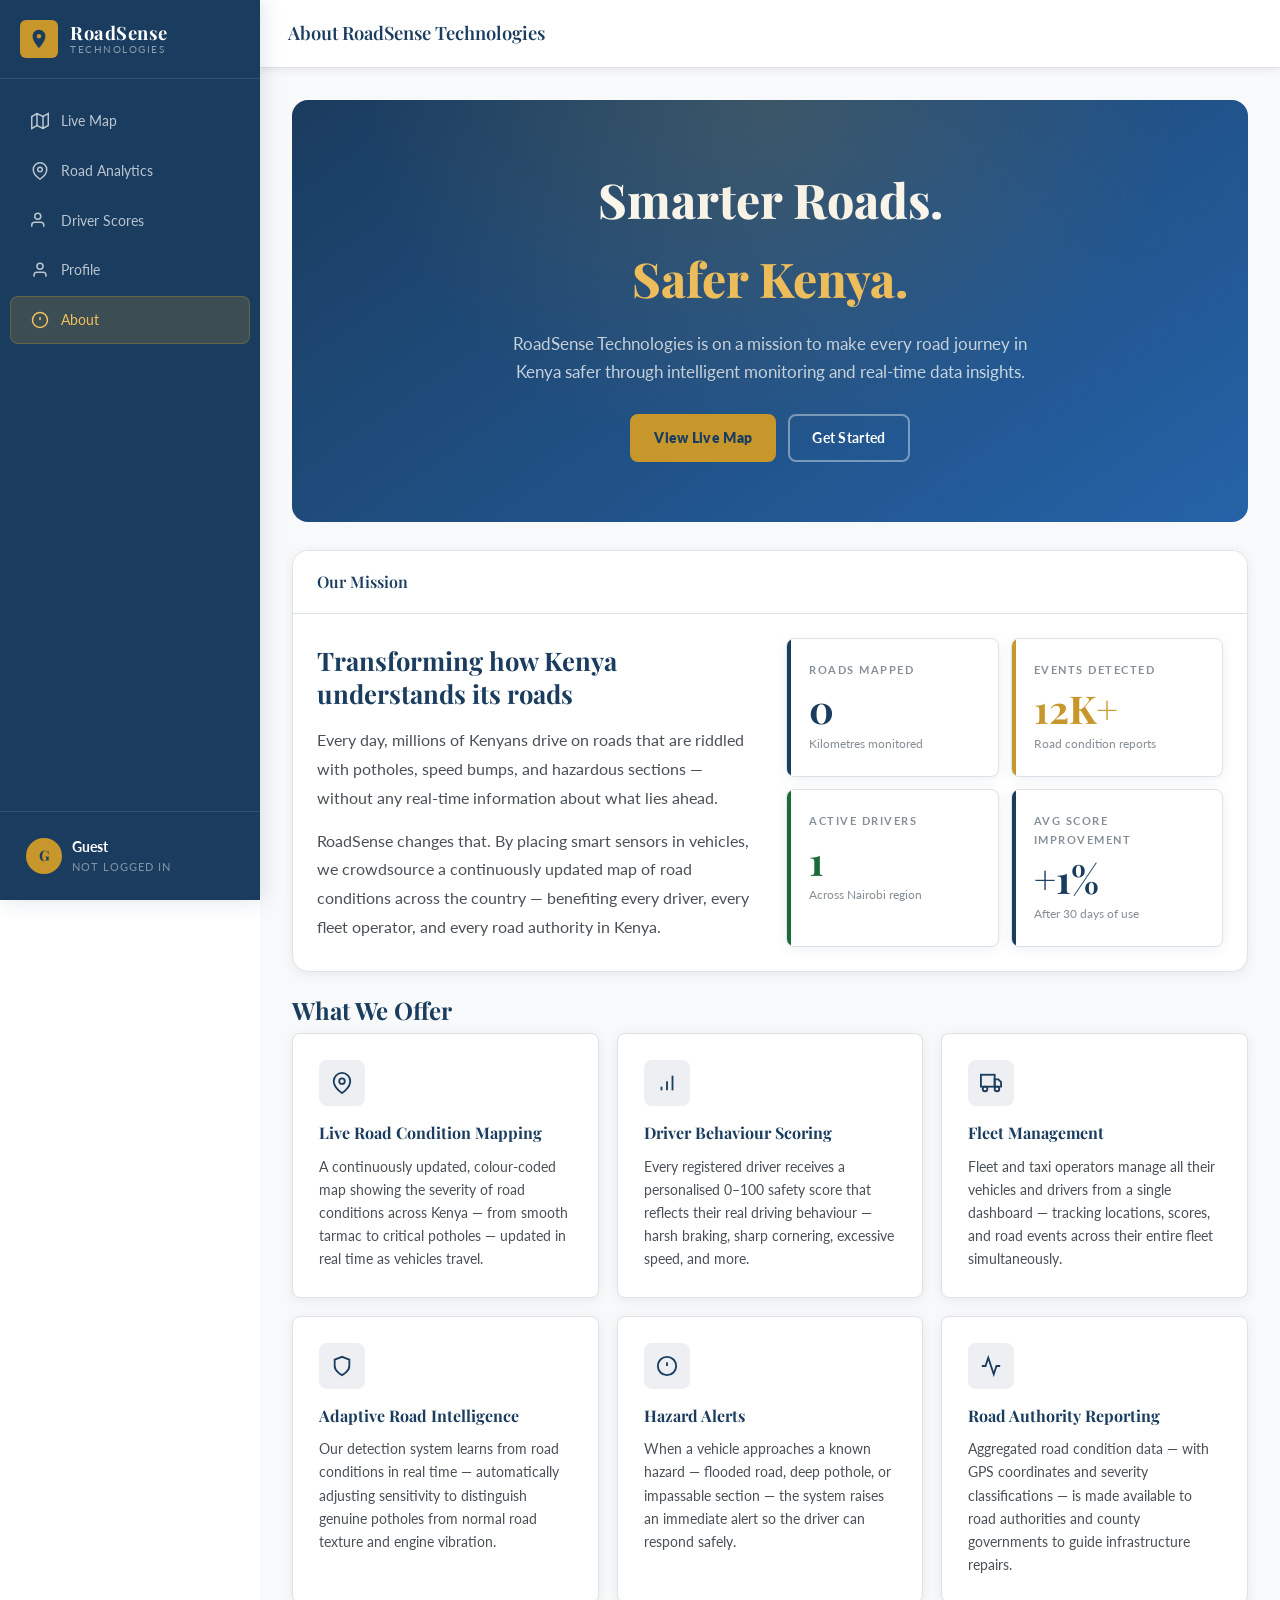
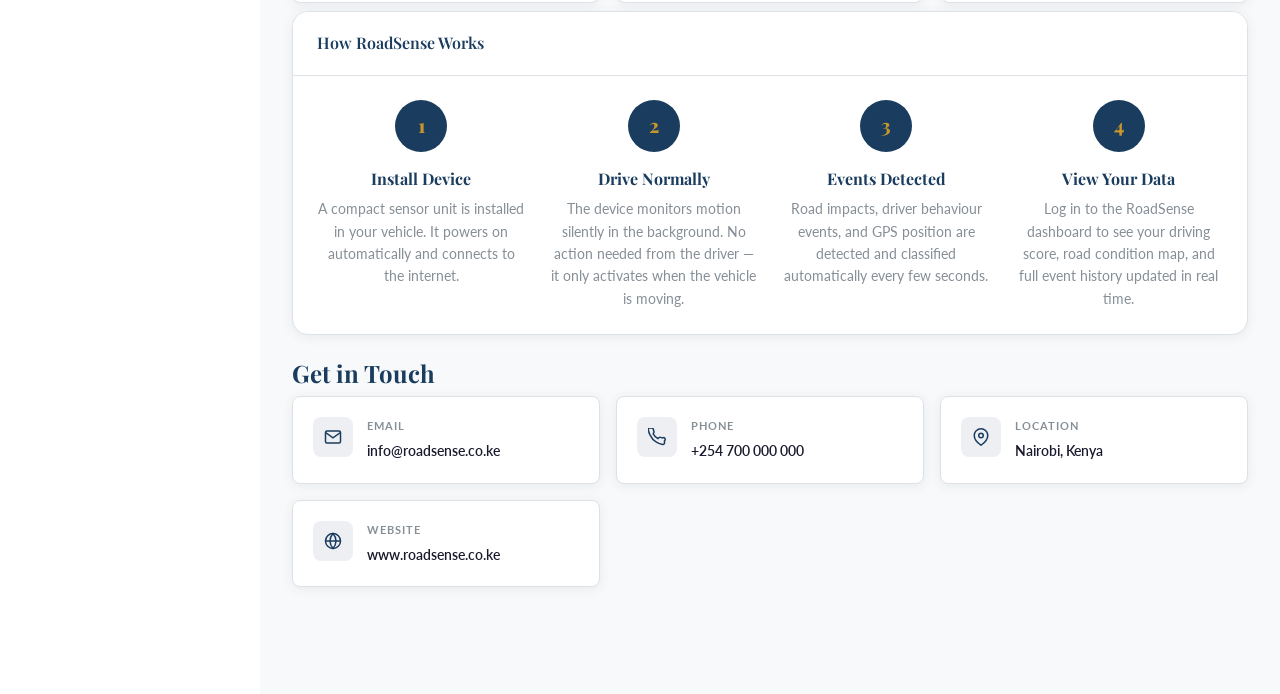
<file: about.html>
<!DOCTYPE html>
<html lang="en">
<head>
<meta charset="UTF-8"><meta name="viewport" content="width=device-width,initial-scale=1.0">
<title>RoadSense Technologies — About</title>
<link rel="stylesheet" href="css/style.css">
</head>
<body>
<aside class="sidebar" id="sidebar">
  <div class="sidebar-logo-wrap">
    <div class="sidebar-logo-mark"><svg viewBox="0 0 24 24"><path d="M12 2C8.13 2 5 5.13 5 9c0 5.25 7 13 7 13s7-7.75 7-13c0-3.87-3.13-7-7-7zm0 9.5c-1.38 0-2.5-1.12-2.5-2.5s1.12-2.5 2.5-2.5 2.5 1.12 2.5 2.5-1.12 2.5-2.5 2.5z"/></svg></div>
    <div class="sidebar-brand">RoadSense<small>Technologies</small></div>
  </div>
  <nav class="sidebar-nav">
    <a href="index.html" class="nav-item"><svg viewBox="0 0 24 24" fill="none" stroke="currentColor" stroke-width="2"><polygon points="1 6 1 22 8 18 16 22 23 18 23 2 16 6 8 2 1 6"/><line x1="8" y1="2" x2="8" y2="18"/><line x1="16" y1="6" x2="16" y2="22"/></svg>Live Map</a>
    <a href="maps.html" class="nav-item"><svg viewBox="0 0 24 24" fill="none" stroke="currentColor" stroke-width="2"><path d="M21 10c0 7-9 13-9 13s-9-6-9-13a9 9 0 0118 0z"/><circle cx="12" cy="10" r="3"/></svg>Road Analytics</a>
    <a href="driver-score.html" class="nav-item"><svg viewBox="0 0 24 24" fill="none" stroke="currentColor" stroke-width="2"><path d="M17 21v-2a4 4 0 00-4-4H5a4 4 0 00-4 4v2"/><circle cx="9" cy="7" r="4"/></svg>Driver Scores</a>
    <a href="profile.html" class="nav-item"><svg viewBox="0 0 24 24" fill="none" stroke="currentColor" stroke-width="2"><path d="M20 21v-2a4 4 0 00-4-4H8a4 4 0 00-4 4v2"/><circle cx="12" cy="7" r="4"/></svg>Profile</a>
    <a href="about.html" class="nav-item active"><svg viewBox="0 0 24 24" fill="none" stroke="currentColor" stroke-width="2"><circle cx="12" cy="12" r="10"/><line x1="12" y1="8" x2="12" y2="12"/><line x1="12" y1="16" x2="12.01" y2="16"/></svg>About</a>
  </nav>
  <div class="sidebar-footer">
    <div class="sidebar-user"><div class="user-avatar" id="navUserAvatar">G</div><div><div class="user-name" id="navUserName">Guest</div><div class="user-role" id="navUserRole"></div></div></div>
  </div>
</aside>
<div class="sidebar-overlay" id="sidebarOverlay"></div>

<div class="main-wrapper" style="margin-left:var(--sidebar-w)">
  <header class="topbar" style="left:var(--sidebar-w)">
    <button class="hamburger" id="hamburger"><svg viewBox="0 0 24 24" fill="none" stroke="currentColor" stroke-width="2"><line x1="3" y1="6" x2="21" y2="6"/><line x1="3" y1="12" x2="21" y2="12"/><line x1="3" y1="18" x2="21" y2="18"/></svg></button>
    <span class="topbar-title">About RoadSense Technologies</span>
    <div class="topbar-actions">
      <a href="profile.html" class="topbar-profile-btn" id="topbarProfileBtn" style="display:none">U</a>
    </div>
  </header>

  <div class="main-content">

    <!-- HERO -->
    <div class="about-hero reveal">
      <h1>Smarter Roads.<br><span>Safer Kenya.</span></h1>
      <p>RoadSense Technologies is on a mission to make every road journey in Kenya safer through intelligent monitoring and real-time data insights.</p>
      <div style="display:flex;gap:12px;justify-content:center;margin-top:28px;flex-wrap:wrap">
        <a href="index.html" class="btn btn-gold">View Live Map</a>
        <a href="profile.html" class="btn btn-outline" style="color:white;border-color:rgba(255,255,255,0.4)">Get Started</a>
      </div>
    </div>

    <!-- MISSION -->
    <div class="section-block reveal">
      <div class="section-block-header">
        <div class="section-block-title">Our Mission</div>
      </div>
      <div class="section-block-body">
        <div style="display:grid;grid-template-columns:1fr 1fr;gap:32px;align-items:center">
          <div>
            <h2 style="font-family:var(--font-head);font-size:1.6rem;color:var(--primary);margin-bottom:16px;line-height:1.3">Transforming how Kenya understands its roads</h2>
            <p style="color:var(--text-sec);line-height:1.8;margin-bottom:14px">Every day, millions of Kenyans drive on roads that are riddled with potholes, speed bumps, and hazardous sections — without any real-time information about what lies ahead.</p>
            <p style="color:var(--text-sec);line-height:1.8">RoadSense changes that. By placing smart sensors in vehicles, we crowdsource a continuously updated map of road conditions across the country — benefiting every driver, every fleet operator, and every road authority in Kenya.</p>
          </div>
          <div style="display:grid;grid-template-columns:1fr 1fr;gap:12px">
            <div class="stat-card reveal">
              <div class="stat-label">Roads Mapped</div>
              <div class="stat-value">0</div>
              <div class="stat-sub">Kilometres monitored</div>
            </div>
            <div class="stat-card gold reveal">
              <div class="stat-label">Events Detected</div>
              <div class="stat-value">12K+</div>
              <div class="stat-sub">Road condition reports</div>
            </div>
            <div class="stat-card success reveal">
              <div class="stat-label">Active Drivers</div>
              <div class="stat-value">1</div>
              <div class="stat-sub">Across Nairobi region</div>
            </div>
            <div class="stat-card reveal">
              <div class="stat-label">Avg Score Improvement</div>
              <div class="stat-value">+1%</div>
              <div class="stat-sub">After 30 days of use</div>
            </div>
          </div>
        </div>
      </div>
    </div>

    <!-- SERVICES -->
    <div style="margin-bottom:8px" class="reveal">
      <div class="page-title" style="font-size:1.5rem">What We Offer</div>
    </div>
    <div class="services-grid">
      <div class="service-card reveal">
        <div class="service-icon"><svg viewBox="0 0 24 24" fill="none" stroke="currentColor" stroke-width="2"><path d="M21 10c0 7-9 13-9 13s-9-6-9-13a9 9 0 0118 0z"/><circle cx="12" cy="10" r="3"/></svg></div>
        <h3>Live Road Condition Mapping</h3>
        <p>A continuously updated, colour-coded map showing the severity of road conditions across Kenya — from smooth tarmac to critical potholes — updated in real time as vehicles travel.</p>
      </div>
      <div class="service-card reveal">
        <div class="service-icon"><svg viewBox="0 0 24 24" fill="none" stroke="currentColor" stroke-width="2"><path d="M12 20V10"/><path d="M18 20V4"/><path d="M6 20v-4"/></svg></div>
        <h3>Driver Behaviour Scoring</h3>
        <p>Every registered driver receives a personalised 0–100 safety score that reflects their real driving behaviour — harsh braking, sharp cornering, excessive speed, and more.</p>
      </div>
      <div class="service-card reveal">
        <div class="service-icon"><svg viewBox="0 0 24 24" fill="none" stroke="currentColor" stroke-width="2"><rect x="1" y="3" width="15" height="13"/><polygon points="16 8 20 8 23 11 23 16 16 16 16 8"/><circle cx="5.5" cy="18.5" r="2.5"/><circle cx="18.5" cy="18.5" r="2.5"/></svg></div>
        <h3>Fleet Management</h3>
        <p>Fleet and taxi operators manage all their vehicles and drivers from a single dashboard — tracking locations, scores, and road events across their entire fleet simultaneously.</p>
      </div>
      <div class="service-card reveal">
        <div class="service-icon"><svg viewBox="0 0 24 24" fill="none" stroke="currentColor" stroke-width="2"><path d="M12 22s8-4 8-10V5l-8-3-8 3v7c0 6 8 10 8 10z"/></svg></div>
        <h3>Adaptive Road Intelligence</h3>
        <p>Our detection system learns from road conditions in real time — automatically adjusting sensitivity to distinguish genuine potholes from normal road texture and engine vibration.</p>
      </div>
      <div class="service-card reveal">
        <div class="service-icon"><svg viewBox="0 0 24 24" fill="none" stroke="currentColor" stroke-width="2"><circle cx="12" cy="12" r="10"/><line x1="12" y1="8" x2="12" y2="12"/><line x1="12" y1="16" x2="12.01" y2="16"/></svg></div>
        <h3>Hazard Alerts</h3>
        <p>When a vehicle approaches a known hazard — flooded road, deep pothole, or impassable section — the system raises an immediate alert so the driver can respond safely.</p>
      </div>
      <div class="service-card reveal">
        <div class="service-icon"><svg viewBox="0 0 24 24" fill="none" stroke="currentColor" stroke-width="2"><polyline points="22 12 18 12 15 21 9 3 6 12 2 12"/></svg></div>
        <h3>Road Authority Reporting</h3>
        <p>Aggregated road condition data — with GPS coordinates and severity classifications — is made available to road authorities and county governments to guide infrastructure repairs.</p>
      </div>
    </div>

    <!-- HOW IT WORKS -->
    <div class="section-block reveal" style="margin-top:8px">
      <div class="section-block-header">
        <div class="section-block-title">How RoadSense Works</div>
      </div>
      <div class="section-block-body">
        <div style="display:grid;grid-template-columns:repeat(auto-fit,minmax(200px,1fr));gap:24px;text-align:center">
          <div class="reveal">
            <div style="width:52px;height:52px;border-radius:50%;background:var(--primary);display:grid;place-items:center;margin:0 auto 14px">
              <span style="font-family:var(--font-head);font-weight:800;color:var(--accent);font-size:1.2rem">1</span>
            </div>
            <h4 style="font-family:var(--font-head);color:var(--primary);margin-bottom:6px">Install Device</h4>
            <p style="font-size:0.85rem;color:var(--text-muted)">A compact sensor unit is installed in your vehicle. It powers on automatically and connects to the internet.</p>
          </div>
          <div class="reveal">
            <div style="width:52px;height:52px;border-radius:50%;background:var(--primary);display:grid;place-items:center;margin:0 auto 14px">
              <span style="font-family:var(--font-head);font-weight:800;color:var(--accent);font-size:1.2rem">2</span>
            </div>
            <h4 style="font-family:var(--font-head);color:var(--primary);margin-bottom:6px">Drive Normally</h4>
            <p style="font-size:0.85rem;color:var(--text-muted)">The device monitors motion silently in the background. No action needed from the driver — it only activates when the vehicle is moving.</p>
          </div>
          <div class="reveal">
            <div style="width:52px;height:52px;border-radius:50%;background:var(--primary);display:grid;place-items:center;margin:0 auto 14px">
              <span style="font-family:var(--font-head);font-weight:800;color:var(--accent);font-size:1.2rem">3</span>
            </div>
            <h4 style="font-family:var(--font-head);color:var(--primary);margin-bottom:6px">Events Detected</h4>
            <p style="font-size:0.85rem;color:var(--text-muted)">Road impacts, driver behaviour events, and GPS position are detected and classified automatically every few seconds.</p>
          </div>
          <div class="reveal">
            <div style="width:52px;height:52px;border-radius:50%;background:var(--primary);display:grid;place-items:center;margin:0 auto 14px">
              <span style="font-family:var(--font-head);font-weight:800;color:var(--accent);font-size:1.2rem">4</span>
            </div>
            <h4 style="font-family:var(--font-head);color:var(--primary);margin-bottom:6px">View Your Data</h4>
            <p style="font-size:0.85rem;color:var(--text-muted)">Log in to the RoadSense dashboard to see your driving score, road condition map, and full event history updated in real time.</p>
          </div>
        </div>
      </div>
    </div>

    <!-- CONTACT -->
    <div style="margin-bottom:8px;margin-top:8px" class="reveal">
      <div class="page-title" style="font-size:1.5rem">Get in Touch</div>
    </div>
    <div class="contact-grid">
      <div class="contact-card reveal">
        <div class="contact-icon"><svg viewBox="0 0 24 24" fill="none" stroke="currentColor" stroke-width="2"><path d="M4 4h16c1.1 0 2 .9 2 2v12c0 1.1-.9 2-2 2H4c-1.1 0-2-.9-2-2V6c0-1.1.9-2 2-2z"/><polyline points="22,6 12,13 2,6"/></svg></div>
        <div><div class="contact-label">Email</div><div class="contact-value">info@roadsense.co.ke</div></div>
      </div>
      <div class="contact-card reveal">
        <div class="contact-icon"><svg viewBox="0 0 24 24" fill="none" stroke="currentColor" stroke-width="2"><path d="M22 16.92v3a2 2 0 01-2.18 2 19.79 19.79 0 01-8.63-3.07A19.5 19.5 0 013.07 9.81 19.79 19.79 0 01.2 1.2 2 2 0 012.18 0h3a2 2 0 012 1.72c.127.96.361 1.903.7 2.81a2 2 0 01-.45 2.11L6.91 7.91a16 16 0 006.29 6.29l1.27-1.27a2 2 0 012.11-.45c.907.339 1.85.573 2.81.7A2 2 0 0122 16.92z"/></svg></div>
        <div><div class="contact-label">Phone</div><div class="contact-value">+254 700 000 000</div></div>
      </div>
      <div class="contact-card reveal">
        <div class="contact-icon"><svg viewBox="0 0 24 24" fill="none" stroke="currentColor" stroke-width="2"><path d="M21 10c0 7-9 13-9 13s-9-6-9-13a9 9 0 0118 0z"/><circle cx="12" cy="10" r="3"/></svg></div>
        <div><div class="contact-label">Location</div><div class="contact-value">Nairobi, Kenya</div></div>
      </div>
      <div class="contact-card reveal">
        <div class="contact-icon"><svg viewBox="0 0 24 24" fill="none" stroke="currentColor" stroke-width="2"><circle cx="12" cy="12" r="10"/><line x1="2" y1="12" x2="22" y2="12"/><path d="M12 2a15.3 15.3 0 014 10 15.3 15.3 0 01-4 10 15.3 15.3 0 01-4-10 15.3 15.3 0 014-10z"/></svg></div>
        <div><div class="contact-label">Website</div><div class="contact-value">www.roadsense.co.ke</div></div>
      </div>
    </div>

    <!-- FOOTER -->
    <div style="border-top:1px solid var(--border);margin-top:32px;padding-top:20px;display:flex;align-items:center;justify-content:space-between;flex-wrap:gap;gap:12px;color:var(--text-muted);font-size:0.8rem" class="reveal">
      <span>© 2026 RoadSense Technologies Ltd. Nairobi, Kenya. All rights reserved.</span>
      <span style="font-family:var(--font-mono);color:var(--accent)">v4.0.0</span>
    </div>
  </div>
</div>
<script src="js/app.js"></script>
</body>
</html>
</file>
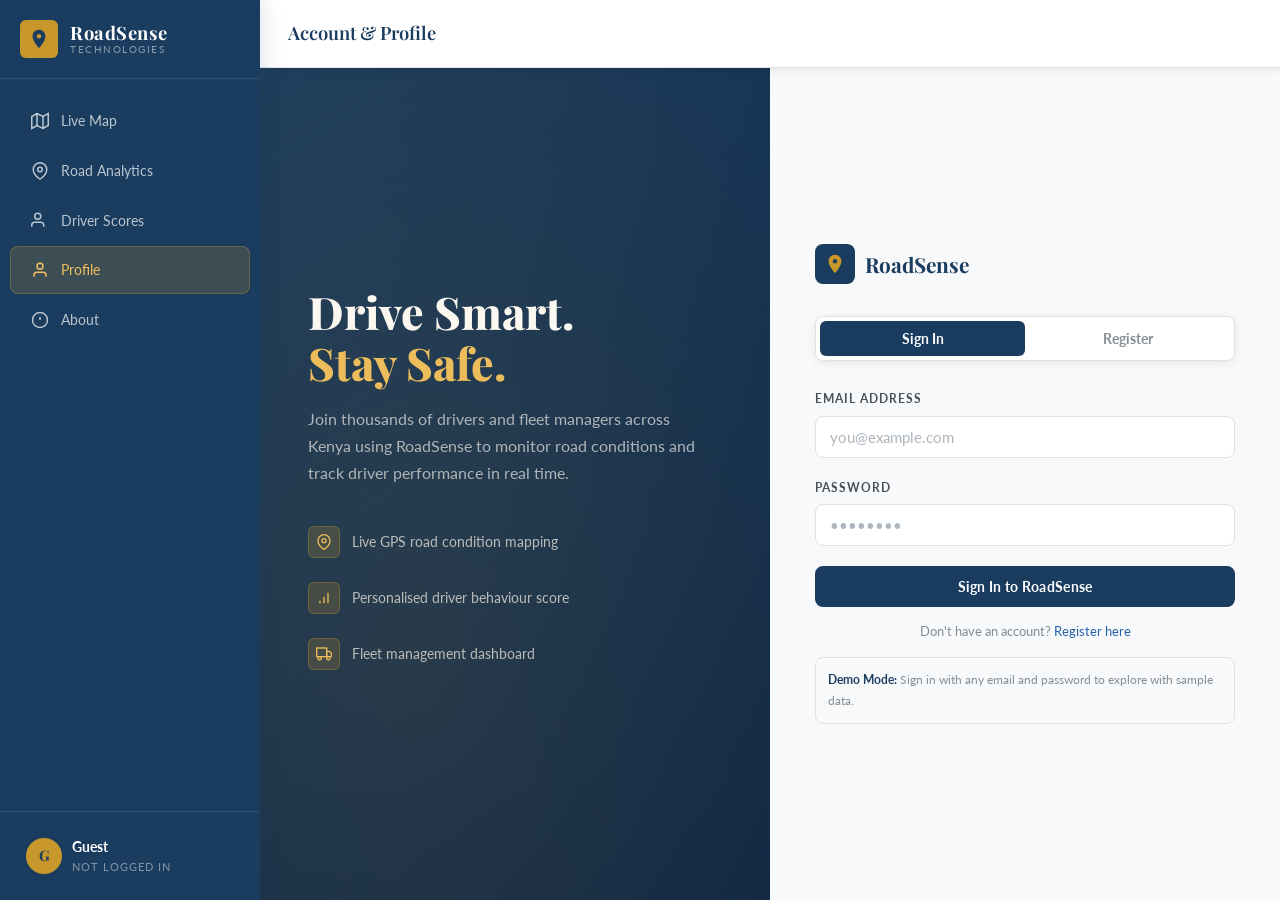
<file: profile.html>
<!DOCTYPE html>
<html lang="en">
<head>
<meta charset="UTF-8">
<meta name="viewport" content="width=device-width,initial-scale=1.0">
<title>RoadSense — Profile & Account</title>
<link rel="stylesheet" href="css/style.css">
<style>
  .verify-badge {
    display:inline-flex; align-items:center; gap:5px;
    padding:3px 10px; border-radius:99px; font-size:0.7rem; font-weight:700;
  }
  .verify-badge.verified { background:#E8F5E9; color:var(--success); }
  .verify-badge.unverified { background:#FFEBEE; color:var(--danger); }
  .fleet-table { width:100%; border-collapse:collapse; }
  .fleet-table th { font-size:0.7rem; letter-spacing:1px; text-transform:uppercase; color:var(--text-muted); padding:8px 12px; text-align:left; background:var(--off-white); }
  .fleet-table td { padding:10px 12px; border-bottom:1px solid var(--light); font-size:0.88rem; }
  .fleet-table tr:hover td { background:rgba(26,60,94,0.03); }
  .score-pill {
    display:inline-block; padding:2px 10px; border-radius:99px;
    font-size:0.75rem; font-weight:700;
  }
  .section-divider {
    display:flex; align-items:center; gap:12px; margin:28px 0 20px;
  }
  .section-divider::before,.section-divider::after {
    content:''; flex:1; height:1px; background:var(--border);
  }
  .section-divider span {
    font-family:var(--font-head); font-size:0.85rem; font-weight:600;
    color:var(--text-muted); white-space:nowrap; letter-spacing:0.5px;
  }
</style>
</head>
<body>
<!-- SIDEBAR -->
<aside class="sidebar" id="sidebar">
  <div class="sidebar-logo-wrap">
    <div class="sidebar-logo-mark"><svg viewBox="0 0 24 24"><path d="M12 2C8.13 2 5 5.13 5 9c0 5.25 7 13 7 13s7-7.75 7-13c0-3.87-3.13-7-7-7zm0 9.5c-1.38 0-2.5-1.12-2.5-2.5s1.12-2.5 2.5-2.5 2.5 1.12 2.5 2.5-1.12 2.5-2.5 2.5z"/></svg></div>
    <div class="sidebar-brand">RoadSense<small>Technologies</small></div>
  </div>
  <nav class="sidebar-nav">
    <a href="index.html" class="nav-item"><svg viewBox="0 0 24 24" fill="none" stroke="currentColor" stroke-width="2"><polygon points="1 6 1 22 8 18 16 22 23 18 23 2 16 6 8 2 1 6"/><line x1="8" y1="2" x2="8" y2="18"/><line x1="16" y1="6" x2="16" y2="22"/></svg>Live Map</a>
    <a href="maps.html" class="nav-item"><svg viewBox="0 0 24 24" fill="none" stroke="currentColor" stroke-width="2"><path d="M21 10c0 7-9 13-9 13s-9-6-9-13a9 9 0 0118 0z"/><circle cx="12" cy="10" r="3"/></svg>Road Analytics</a>
    <a href="driver-score.html" class="nav-item"><svg viewBox="0 0 24 24" fill="none" stroke="currentColor" stroke-width="2"><path d="M17 21v-2a4 4 0 00-4-4H5a4 4 0 00-4 4v2"/><circle cx="9" cy="7" r="4"/></svg>Driver Scores</a>
    <a href="profile.html" class="nav-item active"><svg viewBox="0 0 24 24" fill="none" stroke="currentColor" stroke-width="2"><path d="M20 21v-2a4 4 0 00-4-4H8a4 4 0 00-4 4v2"/><circle cx="12" cy="7" r="4"/></svg>Profile</a>
    <a href="about.html" class="nav-item"><svg viewBox="0 0 24 24" fill="none" stroke="currentColor" stroke-width="2"><circle cx="12" cy="12" r="10"/><line x1="12" y1="8" x2="12" y2="12"/><line x1="12" y1="16" x2="12.01" y2="16"/></svg>About</a>
  </nav>
  <div class="sidebar-footer">
    <div class="sidebar-user"><div class="user-avatar" id="navUserAvatar">G</div><div><div class="user-name" id="navUserName">Guest</div><div class="user-role" id="navUserRole"></div></div></div>
  </div>
</aside>
<div class="sidebar-overlay" id="sidebarOverlay"></div>

<div class="main-wrapper" style="margin-left:var(--sidebar-w)">
  <header class="topbar" style="left:var(--sidebar-w)">
    <button class="hamburger" id="hamburger"><svg viewBox="0 0 24 24" fill="none" stroke="currentColor" stroke-width="2"><line x1="3" y1="6" x2="21" y2="6"/><line x1="3" y1="12" x2="21" y2="12"/><line x1="3" y1="18" x2="21" y2="18"/></svg></button>
    <span class="topbar-title">Account & Profile</span>
    <div class="topbar-actions" id="topbarActions"></div>
  </header>

  <!-- AUTH VIEW -->
  <div id="authView">
    <div class="auth-layout">
      <!-- LEFT HERO -->
      <div class="auth-left reveal-left">
        <h1>Drive Smart.<br><span>Stay Safe.</span></h1>
        <p style="margin-bottom:28px">Join thousands of drivers and fleet managers across Kenya using RoadSense to monitor road conditions and track driver performance in real time.</p>
        <div class="auth-feature"><div class="auth-feature-icon"><svg viewBox="0 0 24 24" fill="none" stroke="currentColor" stroke-width="2"><path d="M21 10c0 7-9 13-9 13s-9-6-9-13a9 9 0 0118 0z"/><circle cx="12" cy="10" r="3"/></svg></div>Live GPS road condition mapping</div>
        <div class="auth-feature"><div class="auth-feature-icon"><svg viewBox="0 0 24 24" fill="none" stroke="currentColor" stroke-width="2"><path d="M12 20V10"/><path d="M18 20V4"/><path d="M6 20v-4"/></svg></div>Personalised driver behaviour score</div>
        <div class="auth-feature"><div class="auth-feature-icon"><svg viewBox="0 0 24 24" fill="none" stroke="currentColor" stroke-width="2"><rect x="1" y="3" width="15" height="13"/><polygon points="16 8 20 8 23 11 23 16 16 16 16 8"/><circle cx="5.5" cy="18.5" r="2.5"/><circle cx="18.5" cy="18.5" r="2.5"/></svg></div>Fleet management dashboard</div>
      </div>

      <!-- RIGHT FORMS -->
      <div class="auth-right">
        <div class="auth-box reveal">
          <div class="auth-logo-line">
            <div class="auth-logo-mark"><svg viewBox="0 0 24 24"><path fill="#C8972B" d="M12 2C8.13 2 5 5.13 5 9c0 5.25 7 13 7 13s7-7.75 7-13c0-3.87-3.13-7-7-7zm0 9.5c-1.38 0-2.5-1.12-2.5-2.5s1.12-2.5 2.5-2.5 2.5 1.12 2.5 2.5-1.12 2.5-2.5 2.5z"/></svg></div>
            <span class="auth-logo-name">RoadSense</span>
          </div>

          <div class="auth-tabs-strip">
            <button class="auth-tab-btn active" id="tabLogin" onclick="switchTab('login')">Sign In</button>
            <button class="auth-tab-btn" id="tabReg" onclick="switchTab('register')">Register</button>
          </div>

          <!-- LOGIN -->
          <div id="loginForm">
            <div class="form-group">
              <label class="form-label">Email Address</label>
              <input class="form-control" id="loginEmail" type="email" placeholder="you@example.com">
            </div>
            <div class="form-group">
              <label class="form-label">Password</label>
              <input class="form-control" id="loginPass" type="password" placeholder="••••••••">
            </div>
            <button class="btn btn-primary" style="width:100%;justify-content:center" onclick="doLogin()">Sign In to RoadSense</button>
            <div style="text-align:center;margin-top:14px;font-size:0.82rem;color:var(--text-muted)">
              Don't have an account? <a href="#" onclick="switchTab('register')">Register here</a>
            </div>
            <div style="margin-top:14px;padding:12px;background:var(--off-white);border:1px solid var(--border);border-radius:var(--radius);font-size:0.78rem;color:var(--text-muted)">
              <b style="color:var(--primary)">Demo Mode:</b> Sign in with any email and password to explore with sample data.
            </div>
          </div>

          <!-- REGISTER -->
          <div id="registerForm" style="display:none">
            <div class="form-group">
              <label class="form-label">Full Name</label>
              <input class="form-control" id="regName" placeholder="e.g. James Mwangi">
            </div>
            <div class="form-group">
              <label class="form-label">National ID / Passport Number</label>
              <input class="form-control" id="regNatId" placeholder="e.g. 12345678">
            </div>
            <div class="form-group">
              <label class="form-label">Phone Number</label>
              <input class="form-control" id="regPhone" type="tel" placeholder="+254 7XX XXX XXX">
            </div>
            <div class="form-group">
              <label class="form-label">Vehicle Number Plate</label>
              <input class="form-control" id="regPlate" placeholder="e.g. KDA 123A" style="text-transform:uppercase">
            </div>
            <div class="form-group">
              <label class="form-label">Vehicle Make & Model</label>
              <input class="form-control" id="regCar" placeholder="e.g. Toyota Fielder 2019">
            </div>
            <div class="form-group">
              <label class="form-label">Account Category</label>
              <div class="category-grid">
                <button class="cat-btn active" id="catFleet" onclick="selectCat('fleet')">
                  <svg viewBox="0 0 24 24" fill="none" stroke="currentColor" stroke-width="1.5"><rect x="1" y="3" width="15" height="13"/><polygon points="16 8 20 8 23 11 23 16 16 16 16 8"/><circle cx="5.5" cy="18.5" r="2.5"/><circle cx="18.5" cy="18.5" r="2.5"/></svg>
                  Fleet
                </button>
                <button class="cat-btn" id="catPersonal" onclick="selectCat('personal')">
                  <svg viewBox="0 0 24 24" fill="none" stroke="currentColor" stroke-width="1.5"><path d="M20 21v-2a4 4 0 00-4-4H8a4 4 0 00-4 4v2"/><circle cx="12" cy="7" r="4"/></svg>
                  Personal
                </button>
                <button class="cat-btn" id="catTaxi" onclick="selectCat('taxi')">
                  <svg viewBox="0 0 24 24" fill="none" stroke="currentColor" stroke-width="1.5"><rect x="1" y="3" width="15" height="13"/><polygon points="16 8 20 8 23 11 23 16 16 16 16 8"/><circle cx="5.5" cy="18.5" r="2.5"/><circle cx="18.5" cy="18.5" r="2.5"/></svg>
                  Taxi
                </button>
              </div>
            </div>
            <div class="form-group">
              <label class="form-label">Email Address</label>
              <input class="form-control" id="regEmail" type="email" placeholder="you@example.com">
            </div>
            <div class="form-group">
              <label class="form-label">Password</label>
              <input class="form-control" id="regPass" type="password" placeholder="At least 8 characters">
            </div>
            <div class="form-group">
              <label class="form-label">Confirm Password</label>
              <input class="form-control" id="regPass2" type="password" placeholder="Repeat password">
            </div>
            <button class="btn btn-primary" style="width:100%;justify-content:center" onclick="doRegister()">Create Account</button>
          </div>
        </div>
      </div>
    </div>
  </div>

  <!-- PROFILE VIEW (when logged in) -->
  <div class="main-content" id="profileView" style="display:none">
    <div class="page-header reveal" style="margin-bottom:24px">
      <div class="page-title" id="profPageTitle">My Profile</div>
      <div class="page-subtitle">Manage your account, vehicle, and fleet</div>
    </div>

    <div class="profile-layout">
      <!-- LEFT: Profile Card -->
      <div class="reveal-left">
        <div class="profile-card">
          <div class="profile-card-header">
            <div class="profile-avatar-lg" id="profAvatar">J</div>
            <div class="profile-name-lg" id="profName">James Mwangi</div>
            <span class="profile-badge" id="profBadge">Personal</span>
          </div>
          <div class="profile-card-body">
            <div class="profile-field">
              <div class="profile-field-label">Account Status</div>
              <div class="profile-field-value">
                <span class="verify-badge verified">✓ Verified</span>
              </div>
            </div>
            <div class="profile-field">
              <div class="profile-field-label">National ID</div>
              <div class="profile-field-value" id="profNatId">—</div>
            </div>
            <div class="profile-field">
              <div class="profile-field-label">Phone Number</div>
              <div class="profile-field-value" id="profPhone">—</div>
            </div>
            <div class="profile-field">
              <div class="profile-field-label">Email Address</div>
              <div class="profile-field-value" id="profEmail">—</div>
            </div>
            <div style="border-top:1px solid var(--border);margin:14px 0;padding-top:14px">
              <div class="profile-field-label" style="margin-bottom:8px">Vehicle Details</div>
              <div class="profile-field">
                <div class="profile-field-label">Number Plate</div>
                <div class="profile-field-value" style="font-family:var(--font-mono)" id="profPlate">—</div>
              </div>
              <div class="profile-field">
                <div class="profile-field-label">Make & Model</div>
                <div class="profile-field-value" id="profCar">—</div>
              </div>
              <div class="profile-field">
                <div class="profile-field-label">Device ID</div>
                <div class="profile-field-value" style="font-family:var(--font-mono)" id="profDevice">RS-001</div>
              </div>
            </div>
            <button class="btn btn-ghost" style="width:100%;justify-content:center;margin-top:8px" onclick="Auth.logout()">
              <svg viewBox="0 0 24 24" fill="none" stroke="currentColor" stroke-width="2" width="15" height="15"><path d="M9 21H5a2 2 0 01-2-2V5a2 2 0 012-2h4"/><polyline points="16 17 21 12 16 7"/><line x1="21" y1="12" x2="9" y2="12"/></svg>
              Sign Out
            </button>
          </div>
        </div>
      </div>

      <!-- RIGHT: Score + Fleet -->
      <div>
        <!-- My Driver Score -->
        <div class="section-block reveal">
          <div class="section-block-header">
            <div class="section-block-title">
              <svg viewBox="0 0 24 24" fill="none" stroke="currentColor" stroke-width="2"><path d="M12 20V10"/><path d="M18 20V4"/><path d="M6 20v-4"/></svg>
              My Driving Score
            </div>
            <span id="scoreLabelBadge" class="badge badge-info">Good</span>
          </div>
          <div class="section-block-body">
            <div style="display:flex;align-items:center;gap:24px;flex-wrap:wrap">
              <div style="position:relative;width:110px;height:110px;flex-shrink:0" id="myScoreRing"></div>
              <div style="flex:1">
                <div style="display:grid;grid-template-columns:1fr 1fr;gap:12px">
                  <div class="live-chip"><div class="lbl">Harsh Brakes</div><div class="val" id="myBrakes" style="color:var(--danger)">0</div></div>
                  <div class="live-chip"><div class="lbl">Sharp Corners</div><div class="val" id="myCorners" style="color:var(--warning)">0</div></div>
                  <div class="live-chip"><div class="lbl">Speed Violations</div><div class="val" id="mySpeeding" style="color:var(--warning)">0</div></div>
                  <div class="live-chip"><div class="lbl">Potholes Hit</div><div class="val" id="myPotholes" style="color:var(--primary)">0</div></div>
                </div>
              </div>
            </div>
          </div>
        </div>

        <!-- Change Password -->
        <div class="section-block reveal">
          <div class="section-block-header">
            <div class="section-block-title">
              <svg viewBox="0 0 24 24" fill="none" stroke="currentColor" stroke-width="2"><rect x="3" y="11" width="18" height="11" rx="2" ry="2"/><path d="M7 11V7a5 5 0 0110 0v4"/></svg>
              Password & Security
            </div>
          </div>
          <div class="section-block-body">
            <div style="display:grid;grid-template-columns:1fr 1fr;gap:16px">
              <div class="form-group" style="margin:0">
                <label class="form-label">Current Password</label>
                <input class="form-control" type="password" id="curPass" placeholder="••••••••">
              </div>
              <div class="form-group" style="margin:0">
                <label class="form-label">New Password</label>
                <input class="form-control" type="password" id="newPass" placeholder="••••••••">
              </div>
            </div>
            <button class="btn btn-outline btn-sm" style="margin-top:14px" onclick="Toast.success('Password updated successfully')">Update Password</button>
          </div>
        </div>

        <!-- Fleet Management — only for fleet/taxi owners -->
        <div class="section-block reveal" id="fleetSection" style="display:none">
          <div class="section-block-header">
            <div class="section-block-title">
              <svg viewBox="0 0 24 24" fill="none" stroke="currentColor" stroke-width="2"><rect x="1" y="3" width="15" height="13"/><polygon points="16 8 20 8 23 11 23 16 16 16 16 8"/><circle cx="5.5" cy="18.5" r="2.5"/><circle cx="18.5" cy="18.5" r="2.5"/></svg>
              Fleet Management
            </div>
            <button class="btn btn-gold btn-sm" onclick="showAddDriverModal()">+ Add Driver</button>
          </div>
          <div class="section-block-body">
            <div style="overflow-x:auto">
              <table class="fleet-table">
                <thead>
                  <tr>
                    <th>Driver</th><th>Plate</th><th>Score</th><th>Status</th><th>Last Seen</th><th></th>
                  </tr>
                </thead>
                <tbody id="fleetTableBody"></tbody>
              </table>
            </div>
          </div>
        </div>
      </div>
    </div>
  </div>
</div>

<!-- Add Driver Modal -->
<div class="modal-overlay" id="addDriverModal">
  <div class="modal" style="max-width:480px">
    <div class="modal-header">
      <div class="modal-title">Add Driver to Fleet</div>
      <button class="modal-close" onclick="document.getElementById('addDriverModal').classList.remove('open')">
        <svg viewBox="0 0 24 24" fill="none" stroke="currentColor" stroke-width="2"><line x1="18" y1="6" x2="6" y2="18"/><line x1="6" y1="6" x2="18" y2="18"/></svg>
      </button>
    </div>
    <div class="form-group"><label class="form-label">Driver Full Name</label><input class="form-control" id="addDrvName" placeholder="e.g. Peter Kamau"></div>
    <div class="form-group"><label class="form-label">Number Plate</label><input class="form-control" id="addDrvPlate" placeholder="e.g. KCC 789C"></div>
    <div class="form-group"><label class="form-label">Phone Number</label><input class="form-control" id="addDrvPhone" placeholder="+254 7XX XXX XXX"></div>
    <div class="form-group"><label class="form-label">Driver ID</label><input class="form-control" id="addDrvId" placeholder="e.g. DRV-002"></div>
    <button class="btn btn-primary" style="width:100%;justify-content:center" onclick="addFleetDriver()">Add to Fleet</button>
  </div>
</div>

<script src="js/app.js"></script>
<script>
let selectedCat = 'fleet';

function switchTab(t) {
  document.getElementById('loginForm').style.display    = t==='login'    ? '' : 'none';
  document.getElementById('registerForm').style.display = t==='register' ? '' : 'none';
  document.getElementById('tabLogin').classList.toggle('active', t==='login');
  document.getElementById('tabReg').classList.toggle('active', t==='register');
}

function selectCat(c) {
  selectedCat = c;
  ['fleet','personal','taxi'].forEach(x => {
    document.getElementById(`cat${x.charAt(0).toUpperCase()+x.slice(1)}`).classList.toggle('active', x===c);
  });
}

async function doLogin() {
  const email = document.getElementById('loginEmail').value.trim();
  const pass  = document.getElementById('loginPass').value;
  if (!email||!pass) { Toast.warn('Please enter email and password'); return; }
  // Demo mode — use first mock driver
  const mockUser = {
    id: MOCK.drivers[0].id,
    name: MOCK.drivers[0].name,
    email, category: 'personal',
    plate: MOCK.drivers[0].plate,
    phone: '+254 712 345 678',
    car: 'Toyota Fielder 2018',
    nat_id: '12345678'
  };
  Auth.save(mockUser, 'demo-' + Date.now());
  Toast.success('Welcome back, ' + mockUser.name + '!');
  setTimeout(() => showProfile(mockUser), 400);
}

async function doRegister() {
  const name  = document.getElementById('regName').value.trim();
  const natId = document.getElementById('regNatId').value.trim();
  const phone = document.getElementById('regPhone').value.trim();
  const plate = document.getElementById('regPlate').value.trim();
  const car   = document.getElementById('regCar').value.trim();
  const email = document.getElementById('regEmail').value.trim();
  const pass  = document.getElementById('regPass').value;
  const pass2 = document.getElementById('regPass2').value;
  if (!name||!natId||!phone||!plate||!email||!pass) { Toast.warn('Please fill all required fields'); return; }
  if (pass !== pass2) { Toast.error('Passwords do not match'); return; }
  if (pass.length < 8) { Toast.error('Password must be at least 8 characters'); return; }

  const newUser = {
    id: 'USR'+Date.now(), name, email, category: selectedCat,
    plate, car, phone, nat_id: natId
  };
  Auth.save(newUser, 'token-'+Date.now());
  Toast.success('Account created! Welcome to RoadSense, ' + name);
  setTimeout(() => showProfile(newUser), 400);
}

function showProfile(user) {
  document.getElementById('authView').style.display   = 'none';
  document.getElementById('profileView').style.display= '';
  document.getElementById('topbarActions').innerHTML  =
    `<button class="btn btn-ghost btn-sm" onclick="Auth.logout()">Sign Out</button>`;

  document.getElementById('profAvatar').textContent = (user.name||'U')[0].toUpperCase();
  document.getElementById('profName').textContent   = user.name||'—';
  document.getElementById('profBadge').textContent  = (user.category||'personal').toUpperCase();
  document.getElementById('profEmail').textContent  = user.email||'—';
  document.getElementById('profPlate').textContent  = user.plate||'—';
  document.getElementById('profCar').textContent    = user.car||'—';
  document.getElementById('profPhone').textContent  = user.phone||'—';
  document.getElementById('profNatId').textContent  = user.nat_id||'—';

  // Score ring
  const drv = MOCK.drivers.find(d=>d.id===user.id)||MOCK.drivers[0];
  document.getElementById('myScoreRing').innerHTML = Score.ring(drv.score, 110);
  const lbl = Score.label(drv.score);
  const lblBadge = document.getElementById('scoreLabelBadge');
  lblBadge.textContent = lbl;
  lblBadge.className = `badge ${drv.score>=75?'badge-low':drv.score>=50?'badge-medium':'badge-critical'}`;

  document.getElementById('myBrakes').textContent  = drv.harsh_brakes;
  document.getElementById('myCorners').textContent = drv.sharp_corners;
  document.getElementById('mySpeeding').textContent= drv.speed_violations;
  document.getElementById('myPotholes').textContent= drv.potholes_hit;

  // Fleet section — only for fleet/taxi owners
  if (Auth.canSeeFleet()) {
    document.getElementById('fleetSection').style.display = '';
    loadFleetTable();
  }

  ScrollReveal.init();
}

function loadFleetTable() {
  const tbody = document.getElementById('fleetTableBody');
  const drivers = MOCK.drivers.filter(d=>d.category==='fleet'||d.category==='taxi');
  tbody.innerHTML = drivers.map(d => {
    const sc = d.score;
    const color = Score.color(sc);
    const online = d.speed_kmh > 0;
    return `<tr>
      <td><div style="display:flex;align-items:center;gap:8px">
        <div class="fleet-driver-avatar">${d.name[0]}</div>
        <span style="font-weight:600">${d.name}</span>
      </div></td>
      <td style="font-family:var(--font-mono);font-size:0.8rem">${d.plate}</td>
      <td><span style="font-weight:700;color:${color}">${sc}</span></td>
      <td>${online?'<span class="badge badge-low">Online</span>':'<span class="badge">Offline</span>'}</td>
      <td style="font-size:0.8rem;color:var(--text-muted)">Just now</td>
      <td><a href="driver-score.html?id=${d.id}" class="btn btn-ghost btn-sm" style="padding:4px 10px;font-size:0.75rem">View</a></td>
    </tr>`;
  }).join('');
}

function showAddDriverModal() {
  document.getElementById('addDriverModal').classList.add('open');
}

function addFleetDriver() {
  const name  = document.getElementById('addDrvName').value.trim();
  const plate = document.getElementById('addDrvPlate').value.trim();
  if (!name||!plate) { Toast.warn('Name and plate are required'); return; }
  document.getElementById('addDriverModal').classList.remove('open');
  Toast.success(`${name} added to your fleet`);
}

document.addEventListener('DOMContentLoaded', () => {
  if (Auth.loggedIn()) showProfile(Auth.user);
});
</script>
</body>
</html>
</file>
<file: css/style.css>
/* ═══════════════════════════════════════════════════════════════
   RoadSense Technologies — Global Stylesheet v4.0
   Theme  : Professional White · Clean · Corporate
   Fonts  : Playfair Display (headings) · Lato (body)
   ═══════════════════════════════════════════════════════════════ */

@import url('https://fonts.googleapis.com/css2?family=Playfair+Display:wght@400;600;700;800&family=Lato:wght@300;400;700&family=JetBrains+Mono:wght@400;500&display=swap');

/* ── VARIABLES ─────────────────────────────────────────────── */
:root {
  --white:       #FFFFFF;
  --off-white:   #F8F9FA;
  --light:       #F1F3F5;
  --border:      #DEE2E6;
  --border-dark: #CED4DA;

  --primary:     #1A3C5E;   /* deep navy — headings, primary actions */
  --primary-lt:  #2563A8;   /* medium blue */
  --accent:      #C8972B;   /* gold accent */
  --accent-lt:   #F0C060;
  --danger:      #C0392B;
  --success:     #1B6B3A;
  --warning:     #B7660A;
  --info:        #1565C0;

  --text:        #1A1A2E;
  --text-sec:    #495057;
  --text-muted:  #868E96;
  --text-light:  #ADB5BD;

  --sidebar-w:   260px;
  --topbar-h:    68px;
  --radius:      8px;
  --radius-lg:   16px;
  --shadow-sm:   0 2px 8px rgba(0,0,0,0.08);
  --shadow:      0 4px 20px rgba(0,0,0,0.10);
  --shadow-lg:   0 8px 40px rgba(0,0,0,0.14);
  --shadow-card: 0 2px 12px rgba(26,60,94,0.08);

  --font-head:   'Playfair Display', 'Times New Roman', Georgia, serif;
  --font-body:   'Lato', 'Helvetica Neue', Arial, sans-serif;
  --font-mono:   'JetBrains Mono', 'Courier New', monospace;

  --trans:       0.25s cubic-bezier(0.4,0,0.2,1);
}

/* ── RESET ─────────────────────────────────────────────────── */
*, *::before, *::after { box-sizing:border-box; margin:0; padding:0; }
html { scroll-behavior:smooth; font-size:16px; }
body {
  font-family: var(--font-body);
  background: var(--white);
  color: var(--text);
  min-height: 100vh;
  line-height: 1.65;
  overflow-x: hidden;
}
a { color:var(--primary-lt); text-decoration:none; }
a:hover { text-decoration:underline; }
img { max-width:100%; display:block; }
input, select, textarea, button { font-family:inherit; }

/* ── SCROLLBAR ─────────────────────────────────────────────── */
::-webkit-scrollbar { width:6px; }
::-webkit-scrollbar-track { background:var(--light); }
::-webkit-scrollbar-thumb { background:var(--border-dark); border-radius:99px; }

/* ══════════════════════════════════════════════════════════════
   SCROLL ANIMATIONS
   Elements with .reveal class animate in when scrolled into view
   ══════════════════════════════════════════════════════════════ */
.reveal {
  opacity: 0;
  transform: translateY(32px);
  transition: opacity 0.65s cubic-bezier(0.4,0,0.2,1),
              transform 0.65s cubic-bezier(0.4,0,0.2,1);
}
.reveal.visible {
  opacity: 1;
  transform: translateY(0);
}
.reveal-left {
  opacity: 0;
  transform: translateX(-32px);
  transition: opacity 0.65s ease, transform 0.65s ease;
}
.reveal-left.visible { opacity:1; transform:translateX(0); }
.reveal-right {
  opacity: 0;
  transform: translateX(32px);
  transition: opacity 0.65s ease, transform 0.65s ease;
}
.reveal-right.visible { opacity:1; transform:translateX(0); }

/* Staggered delay for grid children */
.reveal:nth-child(1) { transition-delay:0ms; }
.reveal:nth-child(2) { transition-delay:80ms; }
.reveal:nth-child(3) { transition-delay:160ms; }
.reveal:nth-child(4) { transition-delay:240ms; }
.reveal:nth-child(5) { transition-delay:320ms; }
.reveal:nth-child(6) { transition-delay:400ms; }

/* ══════════════════════════════════════════════════════════════
   LAYOUT — SIDEBAR + TOPBAR
   ══════════════════════════════════════════════════════════════ */
.sidebar {
  position: fixed; top:0; left:0;
  width: var(--sidebar-w); height:100vh;
  background: var(--primary);
  display: flex; flex-direction:column;
  z-index: 1000;
  transition: transform var(--trans);
  box-shadow: 2px 0 20px rgba(26,60,94,0.15);
}
.sidebar.mobile-hidden { transform:translateX(-100%); }

.sidebar-logo-wrap {
  display: flex; align-items:center; gap:12px;
  padding: 20px 20px;
  border-bottom: 1px solid rgba(255,255,255,0.1);
  min-height: var(--topbar-h);
}
.sidebar-logo-mark {
  width:38px; height:38px;
  background: var(--accent);
  border-radius:6px;
  display:grid; place-items:center;
  flex-shrink:0;
}
.sidebar-logo-mark svg { width:22px; height:22px; fill:var(--primary); }
.sidebar-brand {
  font-family: var(--font-head);
  font-size:1.15rem; font-weight:700;
  color: var(--white);
  letter-spacing: 0.5px;
  line-height:1.1;
}
.sidebar-brand small {
  display:block;
  font-family:var(--font-body);
  font-size:0.62rem;
  font-weight:400;
  color:rgba(255,255,255,0.5);
  letter-spacing:1.5px;
  text-transform:uppercase;
}

.sidebar-nav { flex:1; overflow-y:auto; padding:16px 0; }
.nav-section-label {
  font-size:0.62rem; letter-spacing:2px; text-transform:uppercase;
  color:rgba(255,255,255,0.35); padding:14px 20px 6px;
}
.nav-item {
  display:flex; align-items:center; gap:12px;
  padding:11px 20px; margin:2px 10px;
  border-radius:var(--radius);
  color:rgba(255,255,255,0.7);
  cursor:pointer; text-decoration:none;
  transition:all var(--trans);
  font-size:0.9rem; font-weight:400;
  border:1px solid transparent;
}
.nav-item svg { width:18px; height:18px; flex-shrink:0; }
.nav-item:hover {
  background:rgba(255,255,255,0.1);
  color:var(--white);
  text-decoration:none;
}
.nav-item.active {
  background:rgba(200,151,43,0.2);
  color:var(--accent-lt);
  border-color:rgba(200,151,43,0.3);
}

.sidebar-footer {
  padding:14px;
  border-top:1px solid rgba(255,255,255,0.1);
}
.sidebar-user {
  display:flex; align-items:center; gap:10px;
  padding:10px 12px; border-radius:var(--radius);
  cursor:pointer;
  transition:background var(--trans);
}
.sidebar-user:hover { background:rgba(255,255,255,0.08); }
.user-avatar {
  width:36px; height:36px; border-radius:50%;
  background:var(--accent);
  display:grid; place-items:center;
  font-family:var(--font-head); font-weight:700;
  font-size:0.9rem; color:var(--primary);
  flex-shrink:0;
}
.user-name { font-size:0.85rem; font-weight:700; color:var(--white); }
.user-role { font-size:0.68rem; color:rgba(255,255,255,0.45); text-transform:uppercase; letter-spacing:1px; }

/* ── TOPBAR ─────────────────────────────────────────────────── */
.topbar {
  position:fixed; top:0;
  left:var(--sidebar-w); right:0;
  height:var(--topbar-h);
  background:var(--white);
  border-bottom:1px solid var(--border);
  display:flex; align-items:center;
  padding:0 28px; gap:16px;
  z-index:900;
  box-shadow:var(--shadow-sm);
}
.topbar-title {
  font-family:var(--font-head);
  font-size:1.15rem; font-weight:600;
  color:var(--primary);
}
.topbar-actions { margin-left:auto; display:flex; align-items:center; gap:12px; }
.hamburger {
  display:none; background:none; border:none;
  color:var(--text-sec); cursor:pointer;
}
.hamburger svg { width:22px; height:22px; }

/* Profile icon in topbar */
.topbar-profile-btn {
  width:38px; height:38px; border-radius:50%;
  background:var(--accent); border:2px solid var(--accent);
  display:grid; place-items:center; cursor:pointer;
  font-family:var(--font-head); font-weight:700;
  font-size:0.9rem; color:var(--primary);
  text-decoration:none;
  transition:all var(--trans);
}
.topbar-profile-btn:hover {
  transform:scale(1.05);
  box-shadow: 0 0 0 3px rgba(200,151,43,0.25);
  text-decoration:none;
}

/* ── MAIN CONTENT ───────────────────────────────────────────── */
.main-wrapper {
  margin-left:var(--sidebar-w);
  padding-top:var(--topbar-h);
  min-height:100vh;
  background:var(--off-white);
}
.main-content { padding:32px; max-width:1500px; }

/* ══════════════════════════════════════════════════════════════
   TYPOGRAPHY
   ══════════════════════════════════════════════════════════════ */
.page-title {
  font-family:var(--font-head);
  font-size:2rem; font-weight:700;
  color:var(--primary); line-height:1.2;
  margin-bottom:8px;
}
.page-subtitle { color:var(--text-sec); font-size:0.95rem; }
.section-title {
  font-family:var(--font-head);
  font-size:1.3rem; font-weight:600;
  color:var(--primary); margin-bottom:4px;
}

/* ── SECTION BLOCKS (shadowed panels with animation) ────────── */
.section-block {
  background:var(--white);
  border:1px solid var(--border);
  border-radius:var(--radius-lg);
  box-shadow:var(--shadow-card);
  overflow:hidden;
  margin-bottom:24px;
  transition:box-shadow var(--trans);
}
.section-block:hover { box-shadow:var(--shadow); }
.section-block-header {
  display:flex; align-items:center; justify-content:space-between;
  padding:18px 24px;
  border-bottom:1px solid var(--border);
  background:var(--white);
}
.section-block-title {
  font-family:var(--font-head);
  font-size:1rem; font-weight:600;
  color:var(--primary);
  display:flex; align-items:center; gap:8px;
}
.section-block-title svg { width:18px; height:18px; color:var(--accent); }
.section-block-body { padding:24px; }

/* ── STAT CARDS ─────────────────────────────────────────────── */
.stats-grid {
  display:grid;
  grid-template-columns:repeat(auto-fit, minmax(200px,1fr));
  gap:16px; margin-bottom:28px;
}
.stat-card {
  background:var(--white);
  border:1px solid var(--border);
  border-radius:var(--radius);
  padding:22px;
  box-shadow:var(--shadow-card);
  position:relative; overflow:hidden;
  transition:all var(--trans);
}
.stat-card:hover { transform:translateY(-2px); box-shadow:var(--shadow); }
.stat-card::before {
  content:''; position:absolute; top:0; left:0;
  width:4px; height:100%; background:var(--primary);
}
.stat-card.gold::before   { background:var(--accent); }
.stat-card.danger::before { background:var(--danger); }
.stat-card.success::before{ background:var(--success); }

.stat-label {
  font-size:0.7rem; letter-spacing:1.5px; text-transform:uppercase;
  color:var(--text-muted); margin-bottom:10px; font-weight:700;
}
.stat-value {
  font-family:var(--font-head);
  font-size:2.4rem; font-weight:700; line-height:1;
  color:var(--primary);
}
.stat-card.gold .stat-value   { color:var(--accent); }
.stat-card.danger .stat-value { color:var(--danger); }
.stat-card.success .stat-value{ color:var(--success); }
.stat-sub { font-size:0.78rem; color:var(--text-muted); margin-top:6px; }

/* ── DRIVER CARDS ───────────────────────────────────────────── */
.drivers-grid {
  display:grid;
  grid-template-columns:repeat(auto-fill, minmax(310px,1fr));
  gap:18px;
}
.driver-card {
  background:var(--white);
  border:1px solid var(--border);
  border-radius:var(--radius);
  padding:22px;
  cursor:pointer;
  box-shadow:var(--shadow-card);
  transition:all var(--trans);
  position:relative;
}
.driver-card:hover {
  border-color:var(--primary-lt);
  transform:translateY(-3px);
  box-shadow:var(--shadow);
}
.driver-card-header { display:flex; align-items:center; gap:14px; margin-bottom:16px; }
.driver-avatar {
  width:48px; height:48px; border-radius:50%;
  background:var(--primary);
  display:grid; place-items:center;
  font-family:var(--font-head); font-weight:700;
  font-size:1.15rem; color:var(--white);
  flex-shrink:0;
}
.driver-name { font-family:var(--font-head); font-size:1.05rem; font-weight:600; color:var(--primary); }
.driver-plate {
  font-family:var(--font-mono); font-size:0.72rem;
  background:var(--light); padding:2px 8px;
  border-radius:4px; display:inline-block;
  margin-top:3px; color:var(--text-sec);
  border:1px solid var(--border);
}
.online-badge {
  position:absolute; top:16px; right:16px;
  display:flex; align-items:center; gap:5px;
  font-size:0.7rem; font-weight:700;
  color:var(--success);
  background:rgba(27,107,58,0.1);
  padding:3px 8px; border-radius:99px;
}
.online-badge .dot {
  width:6px; height:6px; border-radius:50%;
  background:var(--success);
  animation:pulse 1.8s ease infinite;
}
@keyframes pulse {
  0%,100%{opacity:1;transform:scale(1)}
  50%{opacity:0.5;transform:scale(1.3)}
}

/* Score ring */
.score-ring-wrap { display:flex; align-items:center; gap:16px; margin:12px 0; }
.score-ring { width:64px; height:64px; position:relative; flex-shrink:0; }

/* Driver metrics */
.driver-metrics { display:grid; grid-template-columns:1fr 1fr; gap:8px; }
.metric-chip {
  background:var(--light); border-radius:var(--radius);
  padding:8px 10px; display:flex; align-items:center; gap:6px;
  border:1px solid var(--border);
}
.metric-chip svg { width:13px; height:13px; flex-shrink:0; }
.metric-val { font-family:var(--font-mono); font-size:0.82rem; font-weight:600; }
.metric-lbl { font-size:0.68rem; color:var(--text-muted); }

/* Live sensors */
.live-grid {
  display:grid; grid-template-columns:repeat(auto-fill,minmax(120px,1fr)); gap:10px;
}
.live-chip {
  background:var(--off-white); border:1px solid var(--border);
  border-radius:var(--radius); padding:12px 14px;
}
.live-chip .lbl { font-size:0.65rem; color:var(--text-muted); letter-spacing:1px; text-transform:uppercase; margin-bottom:4px; }
.live-chip .val { font-family:var(--font-mono); font-size:1.1rem; color:var(--primary); font-weight:600; }
.live-chip .unit { font-size:0.62rem; color:var(--text-muted); margin-left:2px; }

/* ── TABLES ─────────────────────────────────────────────────── */
.table-wrap { overflow-x:auto; }
table { width:100%; border-collapse:collapse; font-size:0.88rem; }
thead tr { border-bottom:2px solid var(--border); }
th {
  text-align:left; padding:10px 14px;
  font-size:0.68rem; letter-spacing:1.5px; text-transform:uppercase;
  color:var(--text-muted); font-weight:700;
  background:var(--off-white);
}
td { padding:10px 14px; border-bottom:1px solid var(--light); }
tr:hover td { background:rgba(26,60,94,0.03); }

/* ── SEVERITY BADGES ────────────────────────────────────────── */
.badge {
  display:inline-flex; align-items:center; gap:4px;
  padding:3px 10px; border-radius:99px;
  font-size:0.68rem; font-weight:700;
  text-transform:uppercase; letter-spacing:0.5px;
}
.badge-low      { background:#E8F5E9; color:var(--success); }
.badge-medium   { background:#FFF8E1; color:var(--warning); }
.badge-high     { background:#FBE9E7; color:#BF360C; }
.badge-critical { background:#FFEBEE; color:var(--danger); }
.badge-info     { background:#E3F2FD; color:var(--info); }

/* ── BUTTONS ────────────────────────────────────────────────── */
.btn {
  display:inline-flex; align-items:center; gap:8px;
  padding:10px 22px; border-radius:var(--radius);
  font-family:var(--font-body); font-size:0.9rem;
  font-weight:700; border:2px solid transparent;
  cursor:pointer; transition:all var(--trans); outline:none;
  letter-spacing:0.3px;
}
.btn-primary {
  background:var(--primary); color:var(--white);
  border-color:var(--primary);
}
.btn-primary:hover {
  background:var(--primary-lt); border-color:var(--primary-lt);
}
.btn-gold {
  background:var(--accent); color:var(--primary);
  border-color:var(--accent); font-weight:800;
}
.btn-gold:hover { background:var(--accent-lt); }
.btn-outline {
  background:transparent; color:var(--primary);
  border-color:var(--primary);
}
.btn-outline:hover { background:var(--primary); color:var(--white); }
.btn-ghost {
  background:transparent; color:var(--text-sec);
  border-color:var(--border);
}
.btn-ghost:hover { background:var(--light); color:var(--primary); }
.btn-danger { background:var(--danger); color:var(--white); border-color:var(--danger); }
.btn-sm { padding:7px 14px; font-size:0.82rem; }
.btn svg { width:15px; height:15px; }

/* ── FORMS ──────────────────────────────────────────────────── */
.form-group { margin-bottom:20px; }
.form-label {
  display:block; font-size:0.75rem; letter-spacing:1px;
  text-transform:uppercase; color:var(--text-sec);
  margin-bottom:7px; font-weight:700;
}
.form-control {
  width:100%; padding:11px 14px;
  background:var(--white);
  border:1.5px solid var(--border);
  border-radius:var(--radius);
  color:var(--text); font-size:0.92rem;
  transition:border-color var(--trans), box-shadow var(--trans);
  outline:none;
}
.form-control:focus {
  border-color:var(--primary);
  box-shadow:0 0 0 3px rgba(26,60,94,0.08);
}
.form-control::placeholder { color:var(--text-light); }
select.form-control { cursor:pointer; }

/* ── SEARCH ─────────────────────────────────────────────────── */
.search-wrap { position:relative; }
.search-wrap svg {
  position:absolute; left:12px; top:50%; transform:translateY(-50%);
  width:15px; height:15px; color:var(--text-muted); pointer-events:none;
}
.search-input {
  width:100%; padding:9px 14px 9px 36px;
  background:var(--white); border:1.5px solid var(--border);
  border-radius:var(--radius); color:var(--text); font-size:0.88rem;
  outline:none; transition:border-color var(--trans);
  min-width:220px;
}
.search-input:focus { border-color:var(--primary); }

/* ── MAP ────────────────────────────────────────────────────── */
#map, #analyticsMap { width:100%; height:100%; border-radius:var(--radius); z-index:1; }
.map-wrap {
  height:72vh; border-radius:var(--radius);
  border:1px solid var(--border);
  overflow:hidden; position:relative;
  box-shadow:var(--shadow-card);
}
.map-legend {
  position:absolute; bottom:16px; right:16px;
  background:rgba(255,255,255,0.95);
  backdrop-filter:blur(8px);
  border:1px solid var(--border);
  border-radius:var(--radius); padding:12px 16px;
  z-index:500; font-size:0.78rem;
  box-shadow:var(--shadow-sm);
}
.legend-item { display:flex; align-items:center; gap:8px; margin:4px 0; color:var(--text-sec); }

/* ── MODAL ──────────────────────────────────────────────────── */
.modal-overlay {
  display:none; position:fixed; inset:0;
  background:rgba(26,28,40,0.6); backdrop-filter:blur(4px);
  z-index:2000; align-items:center; justify-content:center;
}
.modal-overlay.open { display:flex; }
.modal {
  background:var(--white); border:1px solid var(--border);
  border-radius:var(--radius-lg); padding:32px;
  width:100%; max-width:700px;
  max-height:90vh; overflow-y:auto;
  animation:slideUp 0.25s ease;
  box-shadow:var(--shadow-lg);
}
@keyframes slideUp {
  from{opacity:0;transform:translateY(24px)}
  to{opacity:1;transform:translateY(0)}
}
.modal-header {
  display:flex; align-items:center; justify-content:space-between;
  margin-bottom:24px; padding-bottom:16px;
  border-bottom:1px solid var(--border);
}
.modal-title {
  font-family:var(--font-head); font-size:1.4rem; font-weight:700; color:var(--primary);
}
.modal-close {
  background:none; border:none; color:var(--text-muted);
  cursor:pointer; padding:4px; border-radius:4px;
  transition:color var(--trans);
}
.modal-close:hover { color:var(--danger); }
.modal-close svg { width:22px; height:22px; }

/* ── TABS ───────────────────────────────────────────────────── */
.tabs {
  display:flex; gap:0;
  border-bottom:2px solid var(--border);
  margin-bottom:22px;
}
.tab {
  padding:10px 20px; font-weight:700; font-size:0.88rem;
  color:var(--text-muted); cursor:pointer;
  border-bottom:3px solid transparent; margin-bottom:-2px;
  transition:all var(--trans); letter-spacing:0.3px;
}
.tab:hover { color:var(--primary); }
.tab.active { color:var(--primary); border-bottom-color:var(--accent); }

/* ── AUTH PAGE ──────────────────────────────────────────────── */
.auth-layout {
  display:grid; grid-template-columns:1fr 1fr;
  min-height:calc(100vh - var(--topbar-h));
}
.auth-left {
  background: linear-gradient(145deg, var(--primary) 0%, #0D2544 100%);
  padding:60px 48px;
  display:flex; flex-direction:column; justify-content:center;
  position:relative; overflow:hidden;
}
.auth-left::before {
  content:''; position:absolute; top:-50%; left:-50%;
  width:200%; height:200%;
  background:radial-gradient(ellipse at 40% 60%, rgba(200,151,43,0.12) 0%, transparent 60%);
}
.auth-left h1 {
  font-family:var(--font-head); font-size:2.8rem; font-weight:800;
  color:var(--white); line-height:1.15; margin-bottom:16px;
}
.auth-left h1 span { color:var(--accent-lt); }
.auth-left p { color:rgba(255,255,255,0.65); font-size:1rem; line-height:1.7; max-width:400px; }
.auth-feature { display:flex; align-items:center; gap:12px; margin:12px 0; color:rgba(255,255,255,0.7); font-size:0.9rem; }
.auth-feature-icon {
  width:32px; height:32px; border-radius:6px;
  background:rgba(200,151,43,0.2); border:1px solid rgba(200,151,43,0.3);
  display:grid; place-items:center; flex-shrink:0;
}
.auth-feature-icon svg { width:16px; height:16px; color:var(--accent-lt); }
.auth-right {
  display:flex; align-items:center; justify-content:center;
  padding:48px 40px; background:var(--off-white);
}
.auth-box { width:100%; max-width:420px; }
.auth-logo-line {
  display:flex; align-items:center; gap:10px; margin-bottom:32px;
}
.auth-logo-mark {
  width:40px; height:40px; background:var(--primary);
  border-radius:8px; display:grid; place-items:center;
}
.auth-logo-mark svg { width:22px; height:22px; fill:var(--accent); }
.auth-logo-name {
  font-family:var(--font-head); font-size:1.3rem;
  font-weight:700; color:var(--primary);
}
.auth-tabs-strip {
  display:flex; background:var(--white); border-radius:var(--radius);
  padding:4px; margin-bottom:28px; border:1px solid var(--border);
  box-shadow:var(--shadow-sm);
}
.auth-tab-btn {
  flex:1; text-align:center; padding:9px;
  border-radius:6px; cursor:pointer;
  font-weight:700; font-size:0.88rem;
  color:var(--text-muted); transition:all var(--trans); border:none; background:transparent;
}
.auth-tab-btn.active {
  background:var(--primary); color:var(--white);
}
.category-grid { display:grid; grid-template-columns:repeat(3,1fr); gap:10px; }
.cat-btn {
  padding:14px 8px; border-radius:var(--radius);
  border:1.5px solid var(--border); background:var(--white);
  color:var(--text-sec); cursor:pointer;
  text-align:center; transition:all var(--trans);
  font-weight:700; font-size:0.82rem;
}
.cat-btn svg { display:block; margin:0 auto 6px; width:22px; height:22px; }
.cat-btn:hover, .cat-btn.active {
  border-color:var(--primary); color:var(--primary);
  background:rgba(26,60,94,0.05);
}

/* ── PROFILE PAGE ───────────────────────────────────────────── */
.profile-layout { display:grid; grid-template-columns:320px 1fr; gap:24px; align-items:start; }
.profile-card {
  background:var(--white); border:1px solid var(--border);
  border-radius:var(--radius-lg); overflow:hidden;
  box-shadow:var(--shadow-card);
}
.profile-card-header {
  background:linear-gradient(135deg, var(--primary), var(--primary-lt));
  padding:28px; text-align:center;
}
.profile-avatar-lg {
  width:80px; height:80px; border-radius:50%;
  background:var(--accent); margin:0 auto 12px;
  display:grid; place-items:center;
  font-family:var(--font-head); font-weight:700;
  font-size:2rem; color:var(--primary);
  border:3px solid rgba(255,255,255,0.3);
}
.profile-name-lg {
  font-family:var(--font-head); font-size:1.2rem;
  font-weight:700; color:var(--white); margin-bottom:4px;
}
.profile-badge {
  display:inline-block; padding:3px 12px; border-radius:99px;
  background:rgba(200,151,43,0.3); color:var(--accent-lt);
  font-size:0.7rem; font-weight:700;
  text-transform:uppercase; letter-spacing:1px;
}
.profile-card-body { padding:20px; }
.profile-field { margin-bottom:14px; }
.profile-field-label { font-size:0.68rem; color:var(--text-muted); text-transform:uppercase; letter-spacing:1px; font-weight:700; margin-bottom:4px; }
.profile-field-value { font-size:0.9rem; color:var(--text); font-weight:600; }

/* Fleet management */
.fleet-driver-row {
  display:flex; align-items:center; gap:12px;
  padding:10px 0; border-bottom:1px solid var(--light);
}
.fleet-driver-avatar {
  width:36px; height:36px; border-radius:50%;
  background:var(--primary); display:grid; place-items:center;
  font-family:var(--font-head); font-weight:700;
  font-size:0.85rem; color:var(--white); flex-shrink:0;
}

/* ── ABOUT PAGE ─────────────────────────────────────────────── */
.about-hero {
  background:linear-gradient(145deg, var(--primary) 0%, var(--primary-lt) 100%);
  border-radius:var(--radius-lg); padding:60px 48px;
  text-align:center; margin-bottom:28px;
  position:relative; overflow:hidden;
}
.about-hero::before {
  content:''; position:absolute; inset:0;
  background:radial-gradient(ellipse at 50% 0%, rgba(200,151,43,0.18) 0%, transparent 60%);
}
.about-hero h1 {
  font-family:var(--font-head); font-size:3rem; font-weight:800;
  color:var(--white); margin-bottom:12px;
}
.about-hero h1 span { color:var(--accent-lt); }
.about-hero p { font-size:1.05rem; color:rgba(255,255,255,0.75); max-width:540px; margin:0 auto; }
.services-grid { display:grid; grid-template-columns:repeat(auto-fill,minmax(250px,1fr)); gap:18px; }
.service-card {
  background:var(--white); border:1px solid var(--border);
  border-radius:var(--radius); padding:26px;
  box-shadow:var(--shadow-card);
  transition:all var(--trans);
}
.service-card:hover { transform:translateY(-3px); box-shadow:var(--shadow); border-color:rgba(26,60,94,0.2); }
.service-icon {
  width:46px; height:46px; border-radius:var(--radius);
  background:rgba(26,60,94,0.08); display:grid; place-items:center;
  margin-bottom:14px;
}
.service-icon svg { width:22px; height:22px; color:var(--primary); }
.service-card h3 {
  font-family:var(--font-head); font-size:1rem; font-weight:700;
  color:var(--primary); margin-bottom:8px;
}
.service-card p { font-size:0.88rem; color:var(--text-sec); line-height:1.65; }

/* Contact cards */
.contact-grid { display:grid; grid-template-columns:repeat(auto-fill,minmax(240px,1fr)); gap:16px; }
.contact-card {
  background:var(--white); border:1px solid var(--border);
  border-radius:var(--radius); padding:20px;
  display:flex; align-items:flex-start; gap:14px;
  box-shadow:var(--shadow-card);
}
.contact-icon {
  width:40px; height:40px; border-radius:var(--radius);
  background:rgba(26,60,94,0.08); display:grid; place-items:center; flex-shrink:0;
}
.contact-icon svg { width:18px; height:18px; color:var(--primary); }
.contact-label { font-size:0.68rem; color:var(--text-muted); text-transform:uppercase; letter-spacing:1px; font-weight:700; margin-bottom:4px; }
.contact-value { font-size:0.9rem; color:var(--text); font-weight:600; }

/* ── EMPTY / LOADING ────────────────────────────────────────── */
.spinner {
  width:36px; height:36px; border:3px solid var(--border);
  border-top-color:var(--primary); border-radius:50%;
  animation:spin 0.8s linear infinite; margin:40px auto;
}
@keyframes spin{to{transform:rotate(360deg)}}
.empty-state { text-align:center; padding:48px 20px; color:var(--text-muted); }
.empty-state svg { width:44px; height:44px; margin:0 auto 12px; opacity:0.25; }

/* ── TOAST ──────────────────────────────────────────────────── */
.toast-container { position:fixed; bottom:24px; right:24px; z-index:9999; display:flex; flex-direction:column; gap:10px; }
.toast {
  background:var(--white); border:1px solid var(--border);
  border-radius:var(--radius); padding:12px 18px;
  display:flex; align-items:center; gap:10px;
  font-size:0.88rem; min-width:260px;
  box-shadow:var(--shadow); animation:toastIn 0.3s ease;
}
@keyframes toastIn{from{opacity:0;transform:translateX(30px)}to{opacity:1;transform:translateX(0)}}
.toast.success { border-left:4px solid var(--success); }
.toast.error   { border-left:4px solid var(--danger); }
.toast.warn    { border-left:4px solid var(--warning); }

/* ── LEAFLET POPUP OVERRIDES ────────────────────────────────── */
.leaflet-popup-content-wrapper {
  background:var(--white) !important;
  border:1px solid var(--border) !important;
  box-shadow:var(--shadow) !important;
  border-radius:var(--radius) !important;
  color:var(--text) !important;
}
.leaflet-popup-tip { background:var(--white) !important; }
.popup-title { font-family:var(--font-head); font-size:0.95rem; font-weight:700; color:var(--primary); margin-bottom:6px; }
.popup-row { font-size:0.8rem; color:var(--text-sec); margin:2px 0; }
.popup-row b { color:var(--text); }

/* ── RESPONSIVE ─────────────────────────────────────────────── */
@media(max-width:960px) {
  .sidebar { transform:translateX(-100%); }
  .sidebar.mobile-open { transform:translateX(0); }
  .main-wrapper { margin-left:0 !important; }
  .topbar { left:0 !important; }
  .hamburger { display:block; }
  .sidebar-overlay {
    display:none; position:fixed; inset:0;
    background:rgba(0,0,0,0.5); z-index:999;
  }
  .sidebar.mobile-open ~ .sidebar-overlay { display:block; }
  .main-content { padding:16px; }
  .auth-layout { grid-template-columns:1fr; }
  .auth-left { display:none; }
  .profile-layout { grid-template-columns:1fr; }
}
@media(max-width:600px) {
  .stats-grid { grid-template-columns:repeat(2,1fr); }
  .category-grid { grid-template-columns:repeat(2,1fr); }
  .drivers-grid { grid-template-columns:1fr; }
  .about-hero { padding:36px 24px; }
  .about-hero h1 { font-size:2rem; }
}
</file>
